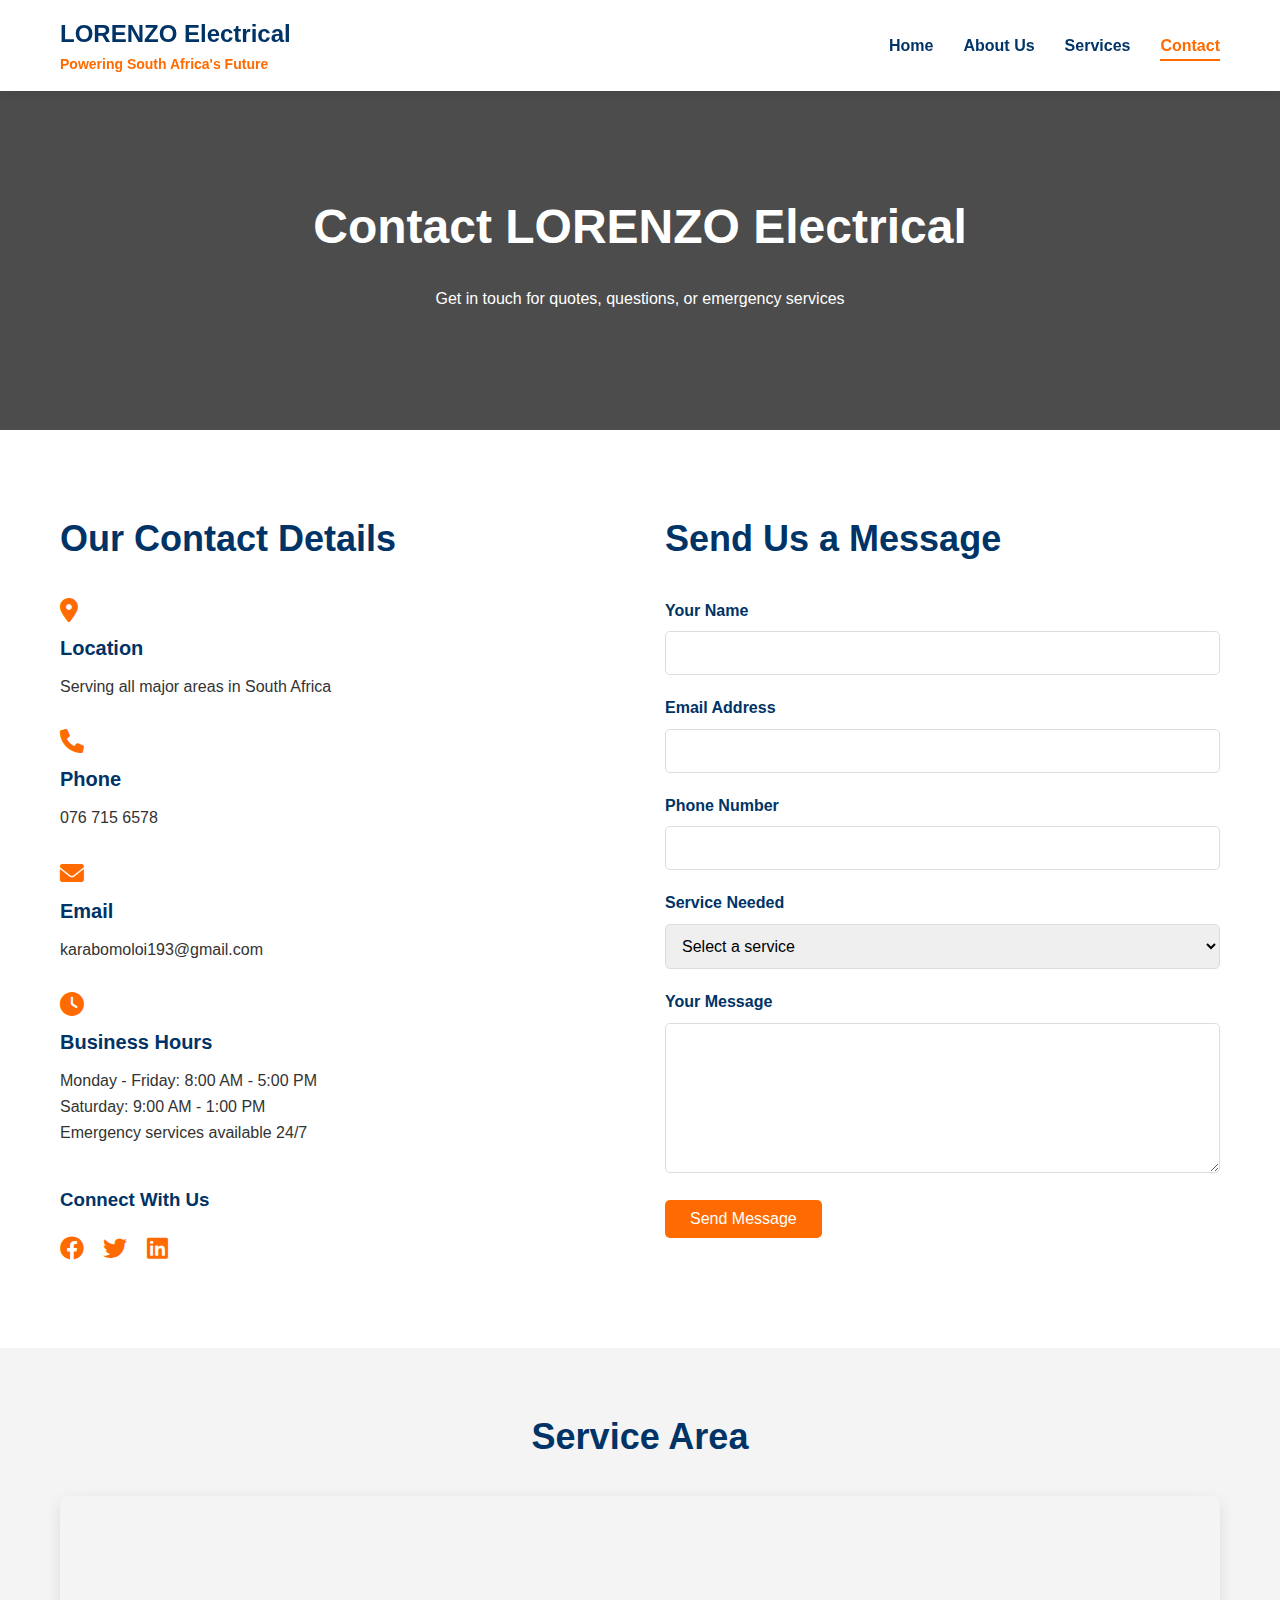
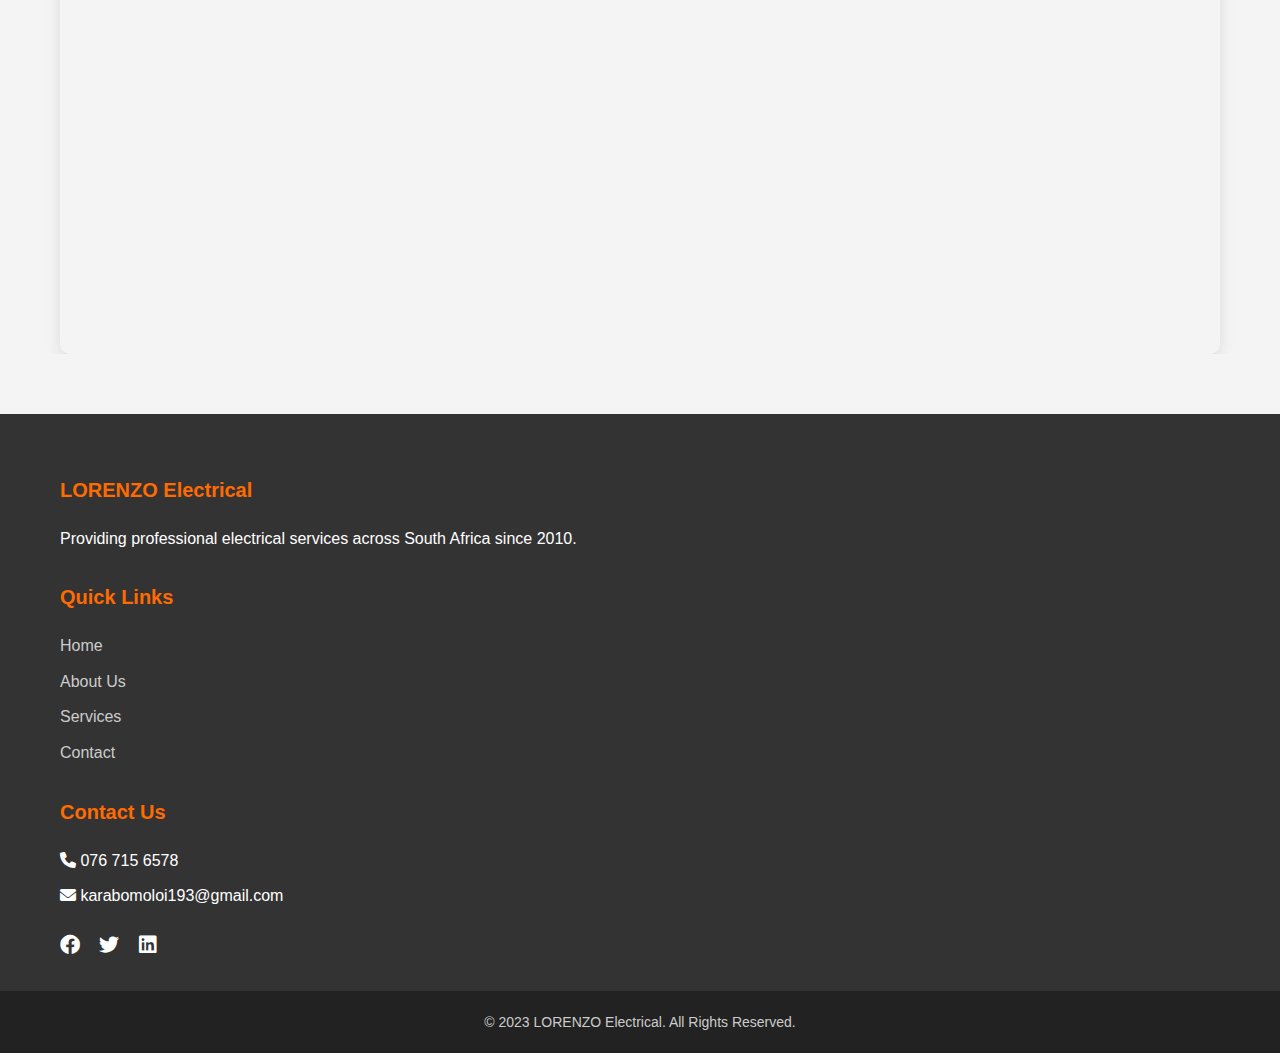
<file: LORENZO ELECTRICAL/contact.html>
<!DOCTYPE html>
<html lang="en">
<head>
    <meta charset="UTF-8">
    <meta name="viewport" content="width=device-width, initial-scale=1.0">
    <title>Contact Us | LORENZO Electrical</title>
    <link rel="stylesheet" href="css/style.css">
    <link rel="stylesheet" href="https://cdnjs.cloudflare.com/ajax/libs/font-awesome/6.0.0-beta3/css/all.min.css">
</head>
<body>
    <header>
        <div class="container">
            <div class="logo">
                <h1>LORENZO Electrical</h1>
                <p>Powering South Africa's Future</p>
            </div>
            <nav>
                <ul>
                    <li><a href="index.html">Home</a></li>
                    <li><a href="about.html">About Us</a></li>
                    <li><a href="services.html">Services</a></li>
                    <li><a href="contact.html" class="active">Contact</a></li>
                </ul>
            </nav>
            <div class="mobile-menu">
                <i class="fas fa-bars"></i>
            </div>
        </div>
    </header>

    <section class="page-header">
        <div class="container">
            <h1>Contact LORENZO Electrical</h1>
            <p>Get in touch for quotes, questions, or emergency services</p>
        </div>
    </section>

    <section class="contact-content">
        <div class="container">
            <div class="contact-info">
                <h2>Our Contact Details</h2>
                <div class="info-item">
                    <i class="fas fa-map-marker-alt"></i>
                    <h3>Location</h3>
                    <p>Serving all major areas in South Africa</p>
                </div>
                <div class="info-item">
                    <i class="fas fa-phone"></i>
                    <h3>Phone</h3>
                    <p>076 715 6578</p>
                </div>
                <div class="info-item">
                    <i class="fas fa-envelope"></i>
                    <h3>Email</h3>
                    <p>karabomoloi193@gmail.com</p>
                </div>
                <div class="info-item">
                    <i class="fas fa-clock"></i>
                    <h3>Business Hours</h3>
                    <p>Monday - Friday: 8:00 AM - 5:00 PM</p>
                    <p>Saturday: 9:00 AM - 1:00 PM</p>
                    <p>Emergency services available 24/7</p>
                </div>
                <div class="social-links">
                    <h3>Connect With Us</h3>
                    <a href="#"><i class="fab fa-facebook"></i></a>
                    <a href="#"><i class="fab fa-twitter"></i></a>
                    <a href="#"><i class="fab fa-linkedin"></i></a>
                </div>
            </div>
            <div class="contact-form">
                <h2>Send Us a Message</h2>
                <form id="contactForm">
                    <div class="form-group">
                        <label for="name">Your Name</label>
                        <input type="text" id="name" name="name" required>
                    </div>
                    <div class="form-group">
                        <label for="email">Email Address</label>
                        <input type="email" id="email" name="email" required>
                    </div>
                    <div class="form-group">
                        <label for="phone">Phone Number</label>
                        <input type="tel" id="phone" name="phone">
                    </div>
                    <div class="form-group">
                        <label for="service">Service Needed</label>
                        <select id="service" name="service">
                            <option value="">Select a service</option>
                            <option value="residential">Residential Electrical</option>
                            <option value="commercial">Commercial Electrical</option>
                            <option value="industrial">Industrial Electrical</option>
                            <option value="emergency">Emergency Service</option>
                            <option value="other">Other</option>
                        </select>
                    </div>
                    <div class="form-group">
                        <label for="message">Your Message</label>
                        <textarea id="message" name="message" rows="5" required></textarea>
                    </div>
                    <button type="submit" class="btn">Send Message</button>
                </form>
            </div>
        </div>
    </section>

    <section class="map">
        <div class="container">
            <h2>Service Area</h2>
            <div class="map-container">
                <iframe src="https://www.google.com/maps/embed?pb=!1m18!1m12!1m3!1d3581795.943083034!2d26.1252923!3d-29.2396782!2m3!1f0!2f0!3f0!3m2!1i1024!2i768!4f13.1!3m3!1m2!1s0x1c3a4ef8f5f2d8d1%3A0x8e7e5e5e5e5e5e5e!2sSouth%20Africa!5e0!3m2!1sen!2sza!4v1620000000000!5m2!1sen!2sza" width="100%" height="450" style="border:0;" allowfullscreen="" loading="lazy"></iframe>
            </div>
        </div>
    </section>

    <footer>
        <div class="container">
            <div class="footer-section">
                <h3>LORENZO Electrical</h3>
                <p>Providing professional electrical services across South Africa since 2010.</p>
            </div>
            <div class="footer-section">
                <h3>Quick Links</h3>
                <ul>
                    <li><a href="index.html">Home</a></li>
                    <li><a href="about.html">About Us</a></li>
                    <li><a href="services.html">Services</a></li>
                    <li><a href="contact.html">Contact</a></li>
                </ul>
            </div>
            <div class="footer-section">
                <h3>Contact Us</h3>
                <p><i class="fas fa-phone"></i> 076 715 6578</p>
                <p><i class="fas fa-envelope"></i> karabomoloi193@gmail.com</p>
                <div class="social-icons">
                    <a href="#"><i class="fab fa-facebook"></i></a>
                    <a href="#"><i class="fab fa-twitter"></i></a>
                    <a href="#"><i class="fab fa-linkedin"></i></a>
                </div>
            </div>
        </div>
        <div class="copyright">
            <p>&copy; 2023 LORENZO Electrical. All Rights Reserved.</p>
        </div>
    </footer>

    <script src="js/script.js"></script>
</body>
</html>
</file>
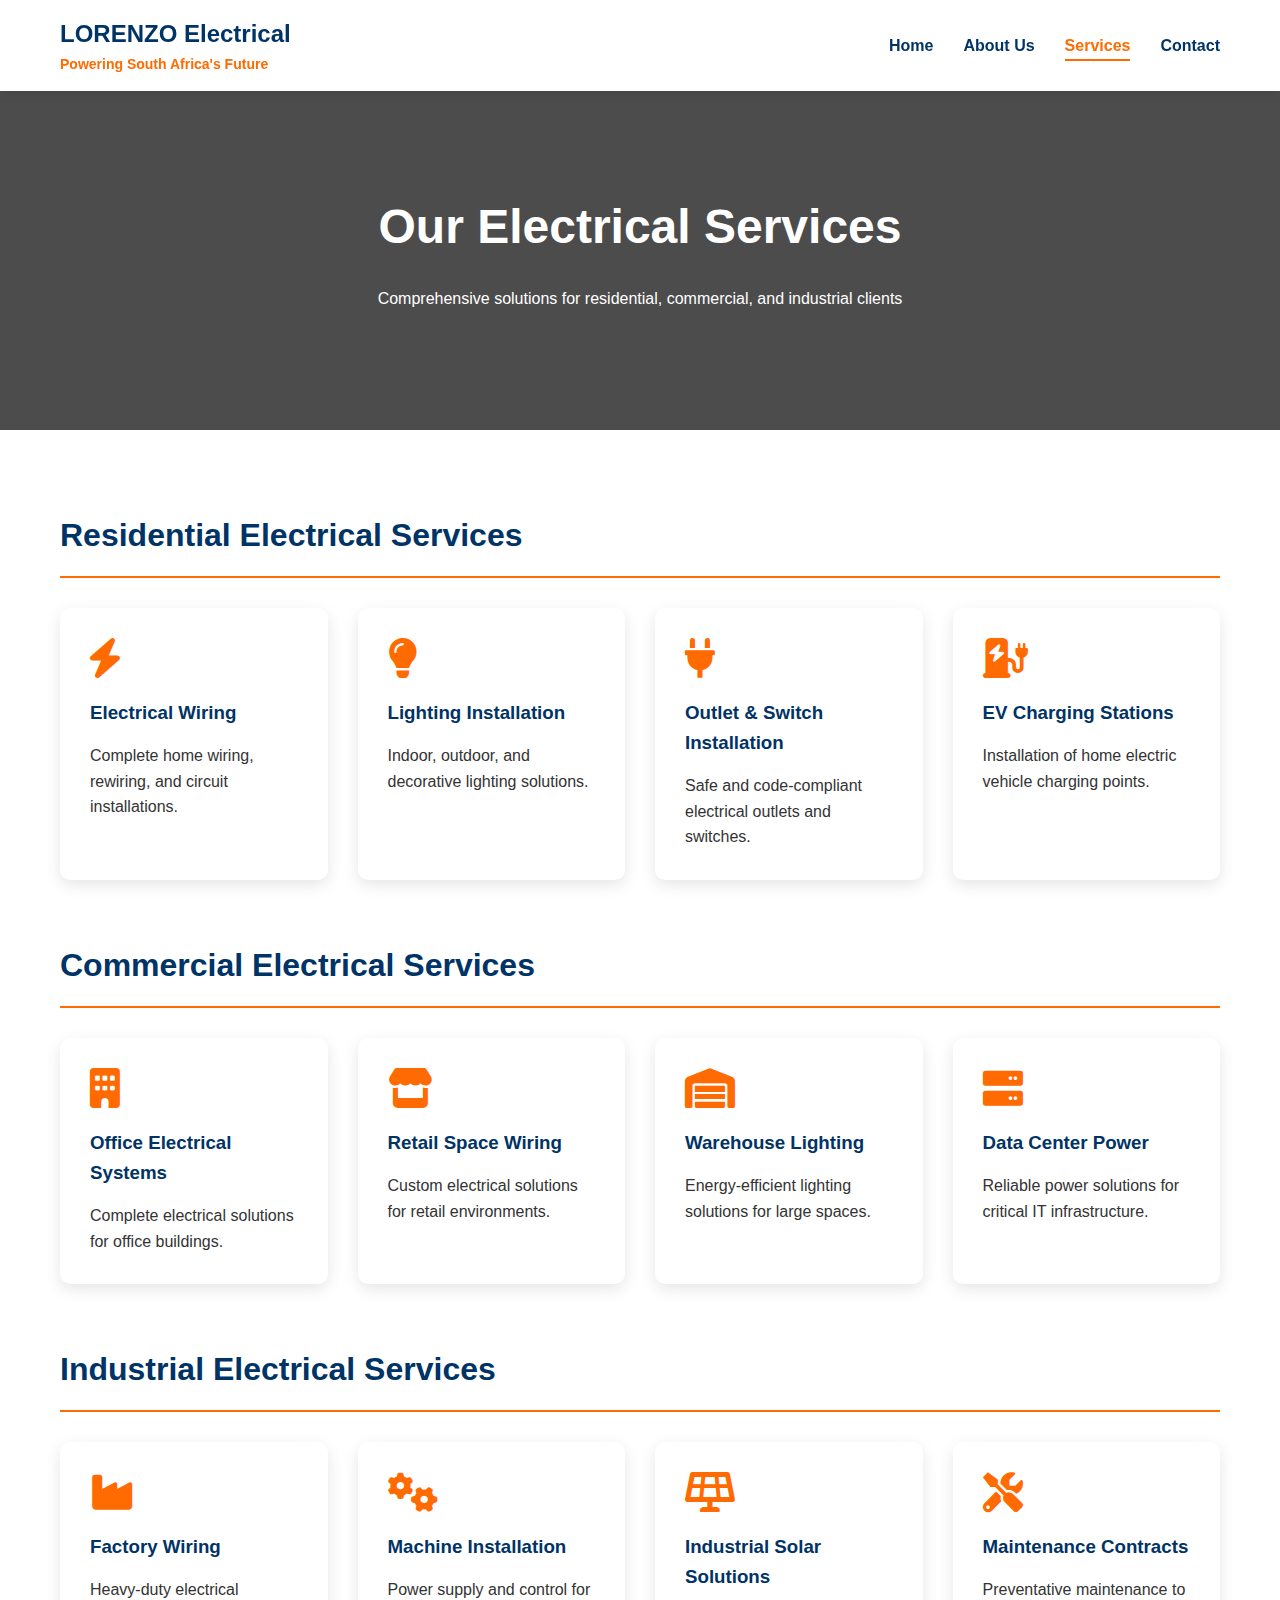
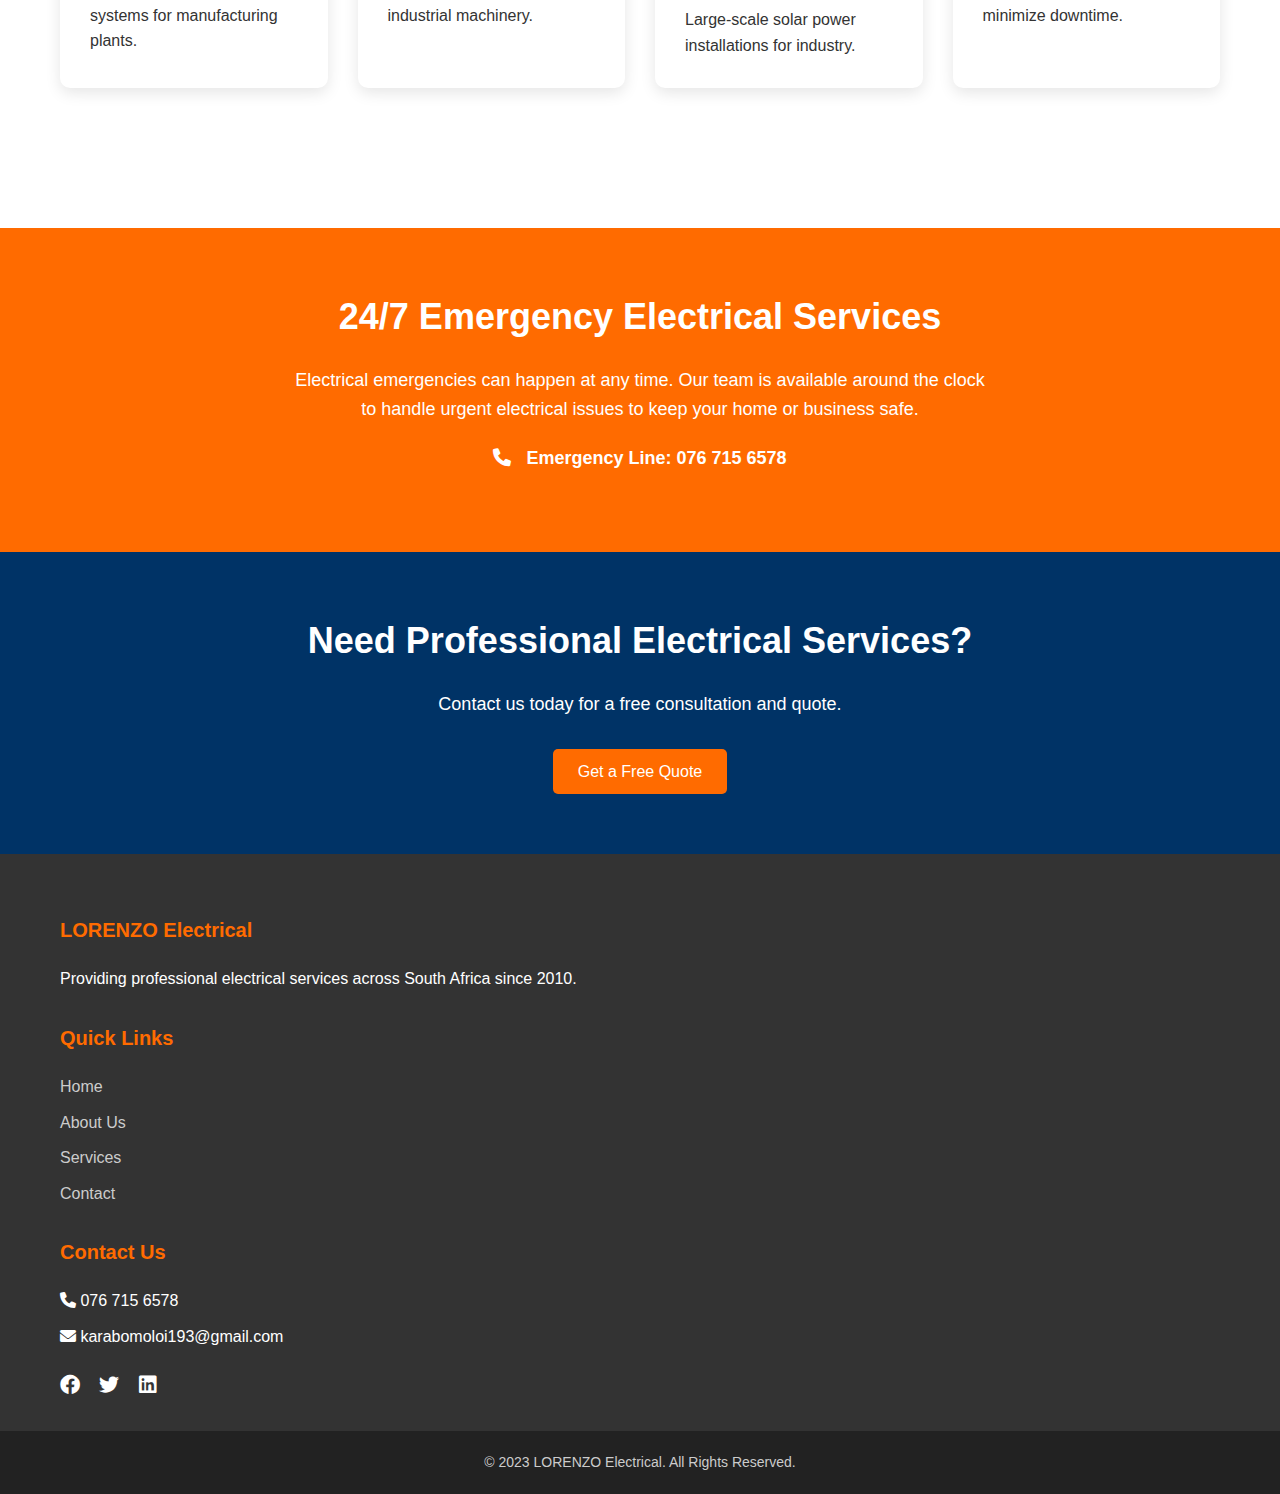
<file: LORENZO ELECTRICAL/services.html>
<!DOCTYPE html>
<html lang="en">
<head>
    <meta charset="UTF-8">
    <meta name="viewport" content="width=device-width, initial-scale=1.0">
    <title>Our Services | LORENZO Electrical</title>
    <link rel="stylesheet" href="css/style.css">
    <link rel="stylesheet" href="https://cdnjs.cloudflare.com/ajax/libs/font-awesome/6.0.0-beta3/css/all.min.css">
</head>
<body>
    <header>
        <div class="container">
            <div class="logo">
                <h1>LORENZO Electrical</h1>
                <p>Powering South Africa's Future</p>
            </div>
            <nav>
                <ul>
                    <li><a href="index.html">Home</a></li>
                    <li><a href="about.html">About Us</a></li>
                    <li><a href="services.html" class="active">Services</a></li>
                    <li><a href="contact.html">Contact</a></li>
                </ul>
            </nav>
            <div class="mobile-menu">
                <i class="fas fa-bars"></i>
            </div>
        </div>
    </header>

    <section class="page-header">
        <div class="container">
            <h1>Our Electrical Services</h1>
            <p>Comprehensive solutions for residential, commercial, and industrial clients</p>
        </div>
    </section>

    <section class="services-detail">
        <div class="container">
            <div class="service-category">
                <h2>Residential Electrical Services</h2>
                <div class="service-list">
                    <div class="service-item">
                        <i class="fas fa-bolt"></i>
                        <h3>Electrical Wiring</h3>
                        <p>Complete home wiring, rewiring, and circuit installations.</p>
                    </div>
                    <div class="service-item">
                        <i class="fas fa-lightbulb"></i>
                        <h3>Lighting Installation</h3>
                        <p>Indoor, outdoor, and decorative lighting solutions.</p>
                    </div>
                    <div class="service-item">
                        <i class="fas fa-plug"></i>
                        <h3>Outlet & Switch Installation</h3>
                        <p>Safe and code-compliant electrical outlets and switches.</p>
                    </div>
                    <div class="service-item">
                        <i class="fas fa-charging-station"></i>
                        <h3>EV Charging Stations</h3>
                        <p>Installation of home electric vehicle charging points.</p>
                    </div>
                </div>
            </div>

            <div class="service-category">
                <h2>Commercial Electrical Services</h2>
                <div class="service-list">
                    <div class="service-item">
                        <i class="fas fa-building"></i>
                        <h3>Office Electrical Systems</h3>
                        <p>Complete electrical solutions for office buildings.</p>
                    </div>
                    <div class="service-item">
                        <i class="fas fa-store"></i>
                        <h3>Retail Space Wiring</h3>
                        <p>Custom electrical solutions for retail environments.</p>
                    </div>
                    <div class="service-item">
                        <i class="fas fa-warehouse"></i>
                        <h3>Warehouse Lighting</h3>
                        <p>Energy-efficient lighting solutions for large spaces.</p>
                    </div>
                    <div class="service-item">
                        <i class="fas fa-server"></i>
                        <h3>Data Center Power</h3>
                        <p>Reliable power solutions for critical IT infrastructure.</p>
                    </div>
                </div>
            </div>

            <div class="service-category">
                <h2>Industrial Electrical Services</h2>
                <div class="service-list">
                    <div class="service-item">
                        <i class="fas fa-industry"></i>
                        <h3>Factory Wiring</h3>
                        <p>Heavy-duty electrical systems for manufacturing plants.</p>
                    </div>
                    <div class="service-item">
                        <i class="fas fa-cogs"></i>
                        <h3>Machine Installation</h3>
                        <p>Power supply and control for industrial machinery.</p>
                    </div>
                    <div class="service-item">
                        <i class="fas fa-solar-panel"></i>
                        <h3>Industrial Solar Solutions</h3>
                        <p>Large-scale solar power installations for industry.</p>
                    </div>
                    <div class="service-item">
                        <i class="fas fa-tools"></i>
                        <h3>Maintenance Contracts</h3>
                        <p>Preventative maintenance to minimize downtime.</p>
                    </div>
                </div>
            </div>
        </div>
    </section>

    <section class="emergency-services">
        <div class="container">
            <div class="emergency-content">
                <h2>24/7 Emergency Electrical Services</h2>
                <p>Electrical emergencies can happen at any time. Our team is available around the clock to handle urgent electrical issues to keep your home or business safe.</p>
                <p class="emergency-phone"><i class="fas fa-phone"></i> Emergency Line: 076 715 6578</p>
            </div>
        </div>
    </section>

    <section class="cta">
        <div class="container">
            <h2>Need Professional Electrical Services?</h2>
            <p>Contact us today for a free consultation and quote.</p>
            <a href="contact.html" class="btn">Get a Free Quote</a>
        </div>
    </section>

    <footer>
        <div class="container">
            <div class="footer-section">
                <h3>LORENZO Electrical</h3>
                <p>Providing professional electrical services across South Africa since 2010.</p>
            </div>
            <div class="footer-section">
                <h3>Quick Links</h3>
                <ul>
                    <li><a href="index.html">Home</a></li>
                    <li><a href="about.html">About Us</a></li>
                    <li><a href="services.html">Services</a></li>
                    <li><a href="contact.html">Contact</a></li>
                </ul>
            </div>
            <div class="footer-section">
                <h3>Contact Us</h3>
                <p><i class="fas fa-phone"></i> 076 715 6578</p>
                <p><i class="fas fa-envelope"></i> karabomoloi193@gmail.com</p>
                <div class="social-icons">
                    <a href="#"><i class="fab fa-facebook"></i></a>
                    <a href="#"><i class="fab fa-twitter"></i></a>
                    <a href="#"><i class="fab fa-linkedin"></i></a>
                </div>
            </div>
        </div>
        <div class="copyright">
            <p>&copy; 2023 LORENZO Electrical. All Rights Reserved.</p>
        </div>
    </footer>

    <script src="js/script.js"></script>
</body>
</html>
</file>
<file: LORENZO ELECTRICAL/css/style.css>
/* Global Styles */
:root {
    --primary-color: #ff6b00;
    --secondary-color: #003366;
    --dark-color: #333;
    --light-color: #f4f4f4;
    --danger-color: #dc3545;
    --success-color: #28a745;
}

* {
    margin: 0;
    padding: 0;
    box-sizing: border-box;
}

body {
    font-family: 'Segoe UI', Tahoma, Geneva, Verdana, sans-serif;
    line-height: 1.6;
    color: var(--dark-color);
}

a {
    text-decoration: none;
    color: var(--secondary-color);
}

ul {
    list-style: none;
}

.container {
    max-width: 1200px;
    margin: auto;
    padding: 0 20px;
    overflow: hidden;
}

.btn {
    display: inline-block;
    background: var(--primary-color);
    color: #fff;
    padding: 10px 25px;
    border: none;
    border-radius: 5px;
    cursor: pointer;
    font-size: 16px;
    transition: all 0.3s ease;
}

.btn:hover {
    background: #e05d00;
    transform: translateY(-2px);
}

.text-primary {
    color: var(--primary-color);
}

/* Header */
header {
    background: #fff;
    box-shadow: 0 2px 10px rgba(0, 0, 0, 0.1);
    position: fixed;
    width: 100%;
    top: 0;
    z-index: 1000;
}

header .container {
    display: flex;
    justify-content: space-between;
    align-items: center;
    padding: 15px 20px;
}

.logo h1 {
    color: var(--secondary-color);
    font-size: 24px;
}

.logo p {
    color: var(--primary-color);
    font-size: 14px;
    font-weight: bold;
}

nav ul {
    display: flex;
}

nav ul li {
    margin-left: 30px;
}

nav ul li a {
    font-weight: 600;
    transition: color 0.3s ease;
}

nav ul li a:hover {
    color: var(--primary-color);
}

nav ul li a.active {
    color: var(--primary-color);
    border-bottom: 2px solid var(--primary-color);
    padding-bottom: 5px;
}

.mobile-menu {
    display: none;
    font-size: 24px;
    cursor: pointer;
}

/* Hero Section */
.hero {
    background: linear-gradient(rgba(0, 0, 0, 0.7), rgba(0, 0, 0, 0.7)), url('../images/hero-bg.jpg') no-repeat center center/cover;
    height: 80vh;
    display: flex;
    align-items: center;
    text-align: center;
    color: #fff;
    margin-top: 70px;
}

.hero h2 {
    font-size: 48px;
    margin-bottom: 20px;
}

.hero p {
    font-size: 20px;
    margin-bottom: 30px;
    max-width: 700px;
    margin-left: auto;
    margin-right: auto;
}

/* Services Highlight */
.services-highlight {
    padding: 80px 0;
    text-align: center;
}

.services-highlight h2 {
    font-size: 36px;
    margin-bottom: 50px;
    color: var(--secondary-color);
}

.services-grid {
    display: grid;
    grid-template-columns: repeat(auto-fit, minmax(300px, 1fr));
    gap: 30px;
}

.service-card {
    background: #fff;
    border-radius: 10px;
    overflow: hidden;
    box-shadow: 0 5px 15px rgba(0, 0, 0, 0.1);
    transition: transform 0.3s ease;
}

.service-card:hover {
    transform: translateY(-10px);
}

.service-card img {
    width: 100%;
    height: 200px;
    object-fit: cover;
}

.service-card h3 {
    padding: 20px;
    color: var(--secondary-color);
}

.service-card p {
    padding: 0 20px 20px;
    color: #666;
}

/* About Teaser */
.about-teaser {
    padding: 80px 0;
    background: var(--light-color);
}

.about-teaser .container {
    display: grid;
    grid-template-columns: 1fr 1fr;
    gap: 50px;
    align-items: center;
}

.about-content h2 {
    font-size: 36px;
    color: var(--secondary-color);
    margin-bottom: 20px;
}

.about-content p {
    margin-bottom: 30px;
    font-size: 16px;
}

.about-image img {
    width: 100%;
    border-radius: 10px;
    box-shadow: 0 5px 15px rgba(0, 0, 0, 0.1);
}

/* Testimonials */
.testimonials {
    padding: 80px 0;
    text-align: center;
    background: #fff;
}

.testimonials h2 {
    font-size: 36px;
    color: var(--secondary-color);
    margin-bottom: 50px;
}

.testimonial {
    max-width: 800px;
    margin: 0 auto;
    padding: 30px;
    background: var(--light-color);
    border-radius: 10px;
    box-shadow: 0 5px 15px rgba(0, 0, 0, 0.1);
}

.testimonial p {
    font-size: 18px;
    font-style: italic;
    margin-bottom: 20px;
}

.client-name {
    font-weight: bold;
    color: var(--primary-color);
}

/* CTA Section */
.cta {
    padding: 60px 0;
    text-align: center;
    background: var(--secondary-color);
    color: #fff;
}

.cta h2 {
    font-size: 36px;
    margin-bottom: 20px;
}

.cta p {
    font-size: 18px;
    margin-bottom: 30px;
    max-width: 700px;
    margin-left: auto;
    margin-right: auto;
}

/* Footer */
footer {
    background: var(--dark-color);
    color: #fff;
    padding: 60px 0 0;
}

.footer-section {
    margin-bottom: 30px;
}

.footer-section h3 {
    font-size: 20px;
    margin-bottom: 20px;
    color: var(--primary-color);
}

.footer-section p {
    margin-bottom: 10px;
}

.footer-section ul li {
    margin-bottom: 10px;
}

.footer-section ul li a {
    color: #ccc;
    transition: color 0.3s ease;
}

.footer-section ul li a:hover {
    color: var(--primary-color);
}

.social-icons {
    margin-top: 20px;
}

.social-icons a {
    color: #fff;
    margin-right: 15px;
    font-size: 20px;
    transition: color 0.3s ease;
}

.social-icons a:hover {
    color: var(--primary-color);
}

.copyright {
    text-align: center;
    padding: 20px 0;
    background: #222;
    color: #ccc;
    font-size: 14px;
}

/* Page Header */
.page-header {
    background: linear-gradient(rgba(0, 0, 0, 0.7), rgba(0, 0, 0, 0.7)), url('../images/hero-bg.jpg') no-repeat center center/cover;
    height: 40vh;
    display: flex;
    align-items: center;
    text-align: center;
    color: #fff;
    margin-top: 70px;
}

.page-header h1 {
    font-size: 48px;
    margin-bottom: 20px;
}

/* About Content */
.about-content {
    padding: 80px 0;
}

.about-text h2 {
    font-size: 28px;
    color: var(--secondary-color);
    margin-bottom: 15px;
    margin-top: 30px;
}

.about-text h2:first-child {
    margin-top: 0;
}

/* Values */
.values {
    padding: 80px 0;
    background: var(--light-color);
    text-align: center;
}

.values h2 {
    font-size: 36px;
    color: var(--secondary-color);
    margin-bottom: 50px;
}

.values-grid {
    display: grid;
    grid-template-columns: repeat(auto-fit, minmax(250px, 1fr));
    gap: 30px;
}

.value-card {
    background: #fff;
    padding: 30px;
    border-radius: 10px;
    box-shadow: 0 5px 15px rgba(0, 0, 0, 0.1);
    transition: transform 0.3s ease;
}

.value-card:hover {
    transform: translateY(-10px);
}

.value-card i {
    font-size: 40px;
    color: var(--primary-color);
    margin-bottom: 20px;
}

.value-card h3 {
    margin-bottom: 15px;
    color: var(--secondary-color);
}

/* Services Detail */
.services-detail {
    padding: 80px 0;
}

.service-category {
    margin-bottom: 60px;
}

.service-category h2 {
    font-size: 32px;
    color: var(--secondary-color);
    margin-bottom: 30px;
    padding-bottom: 15px;
    border-bottom: 2px solid var(--primary-color);
}

.service-list {
    display: grid;
    grid-template-columns: repeat(auto-fit, minmax(250px, 1fr));
    gap: 30px;
}

.service-item {
    background: #fff;
    padding: 30px;
    border-radius: 10px;
    box-shadow: 0 5px 15px rgba(0, 0, 0, 0.1);
    transition: transform 0.3s ease;
}

.service-item:hover {
    transform: translateY(-5px);
}

.service-item i {
    font-size: 40px;
    color: var(--primary-color);
    margin-bottom: 20px;
}

.service-item h3 {
    margin-bottom: 15px;
    color: var(--secondary-color);
}

/* Emergency Services */
.emergency-services {
    padding: 60px 0;
    background: var(--primary-color);
    color: #fff;
    text-align: center;
}

.emergency-services h2 {
    font-size: 36px;
    margin-bottom: 20px;
}

.emergency-services p {
    font-size: 18px;
    margin-bottom: 20px;
    max-width: 700px;
    margin-left: auto;
    margin-right: auto;
}

.emergency-phone {
    font-size: 24px;
    font-weight: bold;
}

.emergency-phone i {
    margin-right: 10px;
}

/* Contact Content */
.contact-content {
    padding: 80px 0;
}

.contact-content .container {
    display: grid;
    grid-template-columns: 1fr 1fr;
    gap: 50px;
}

.contact-info h2 {
    font-size: 36px;
    color: var(--secondary-color);
    margin-bottom: 30px;
}

.info-item {
    margin-bottom: 30px;
}

.info-item i {
    font-size: 24px;
    color: var(--primary-color);
    margin-bottom: 10px;
}

.info-item h3 {
    font-size: 20px;
    margin-bottom: 10px;
    color: var(--secondary-color);
}

.social-links {
    margin-top: 40px;
}

.social-links h3 {
    margin-bottom: 15px;
    color: var(--secondary-color);
}

.social-links a {
    font-size: 24px;
    margin-right: 15px;
    color: var(--primary-color);
    transition: color 0.3s ease;
}

.social-links a:hover {
    color: var(--secondary-color);
}

.contact-form h2 {
    font-size: 36px;
    color: var(--secondary-color);
    margin-bottom: 30px;
}

.form-group {
    margin-bottom: 20px;
}

.form-group label {
    display: block;
    margin-bottom: 8px;
    font-weight: 600;
    color: var(--secondary-color);
}

.form-group input,
.form-group select,
.form-group textarea {
    width: 100%;
    padding: 12px;
    border: 1px solid #ddd;
    border-radius: 5px;
    font-size: 16px;
}

.form-group textarea {
    resize: vertical;
    min-height: 150px;
}

/* Map */
.map {
    padding: 60px 0;
    background: var(--light-color);
}

.map h2 {
    font-size: 36px;
    color: var(--secondary-color);
    margin-bottom: 30px;
    text-align: center;
}

.map-container {
    border-radius: 10px;
    overflow: hidden;
    box-shadow: 0 5px 15px rgba(0, 0, 0, 0.1);
}

/* Responsive Styles */
@media (max-width: 992px) {
    .about-teaser .container,
    .contact-content .container {
        grid-template-columns: 1fr;
    }
    
    .about-image {
        order: -1;
    }
}

@media (max-width: 768px) {
    nav ul {
        display: none;
        position: absolute;
        top: 70px;
        left: 0;
        width: 100%;
        background: #fff;
        flex-direction: column;
        padding: 20px;
        box-shadow: 0 5px 10px rgba(0, 0, 0, 0.1);
    }
    
    nav ul.show {
        display: flex;
    }
    
    nav ul li {
        margin: 10px 0;
    }
    
    .mobile-menu {
        display: block;
    }
    
    .hero h2 {
        font-size: 36px;
    }
    
    .hero p {
        font-size: 18px;
    }
    
    .page-header h1 {
        font-size: 36px;
    }
}

@media (max-width: 576px) {
    .hero h2 {
        font-size: 28px;
    }
    
    .hero p {
        font-size: 16px;
    }
    
    .btn {
        padding: 8px 20px;
        font-size: 14px;
    }
    
    .services-grid,
    .values-grid {
        grid-template-columns: 1fr;
    }
}
</file>
